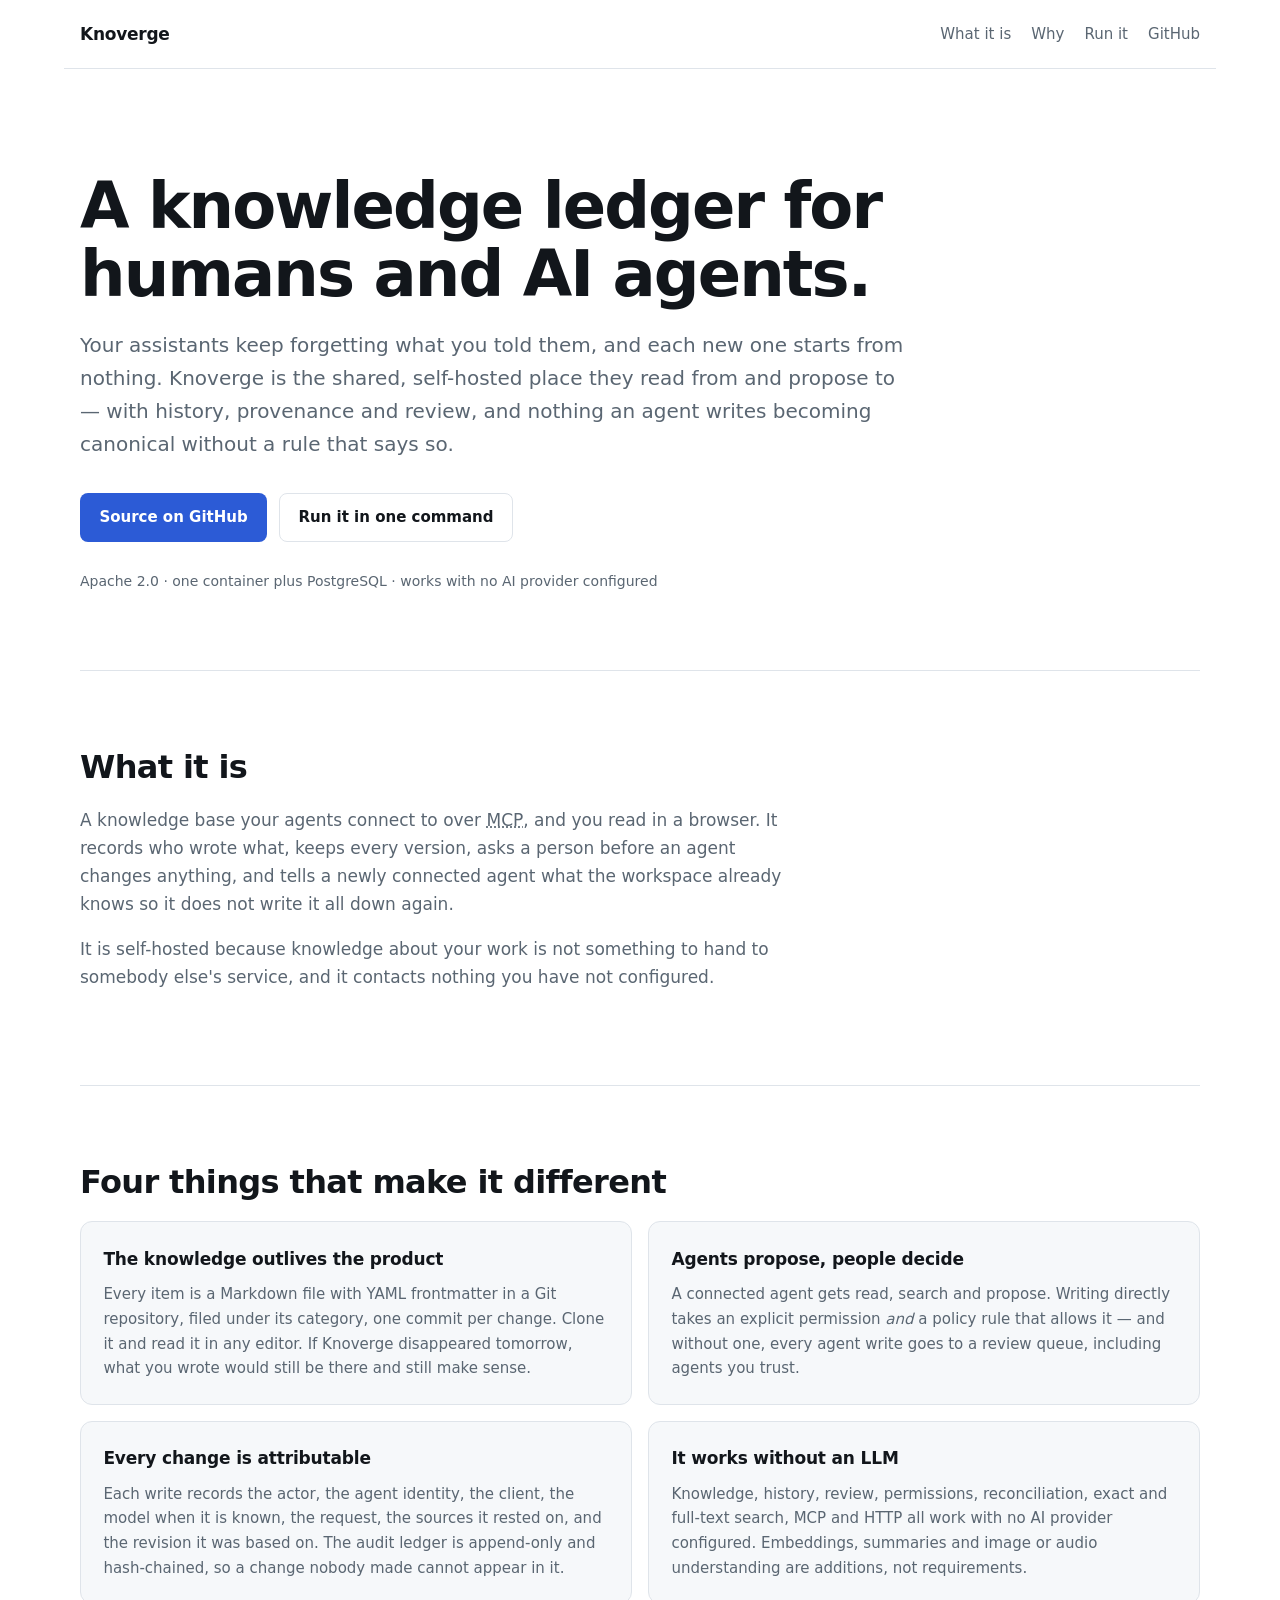
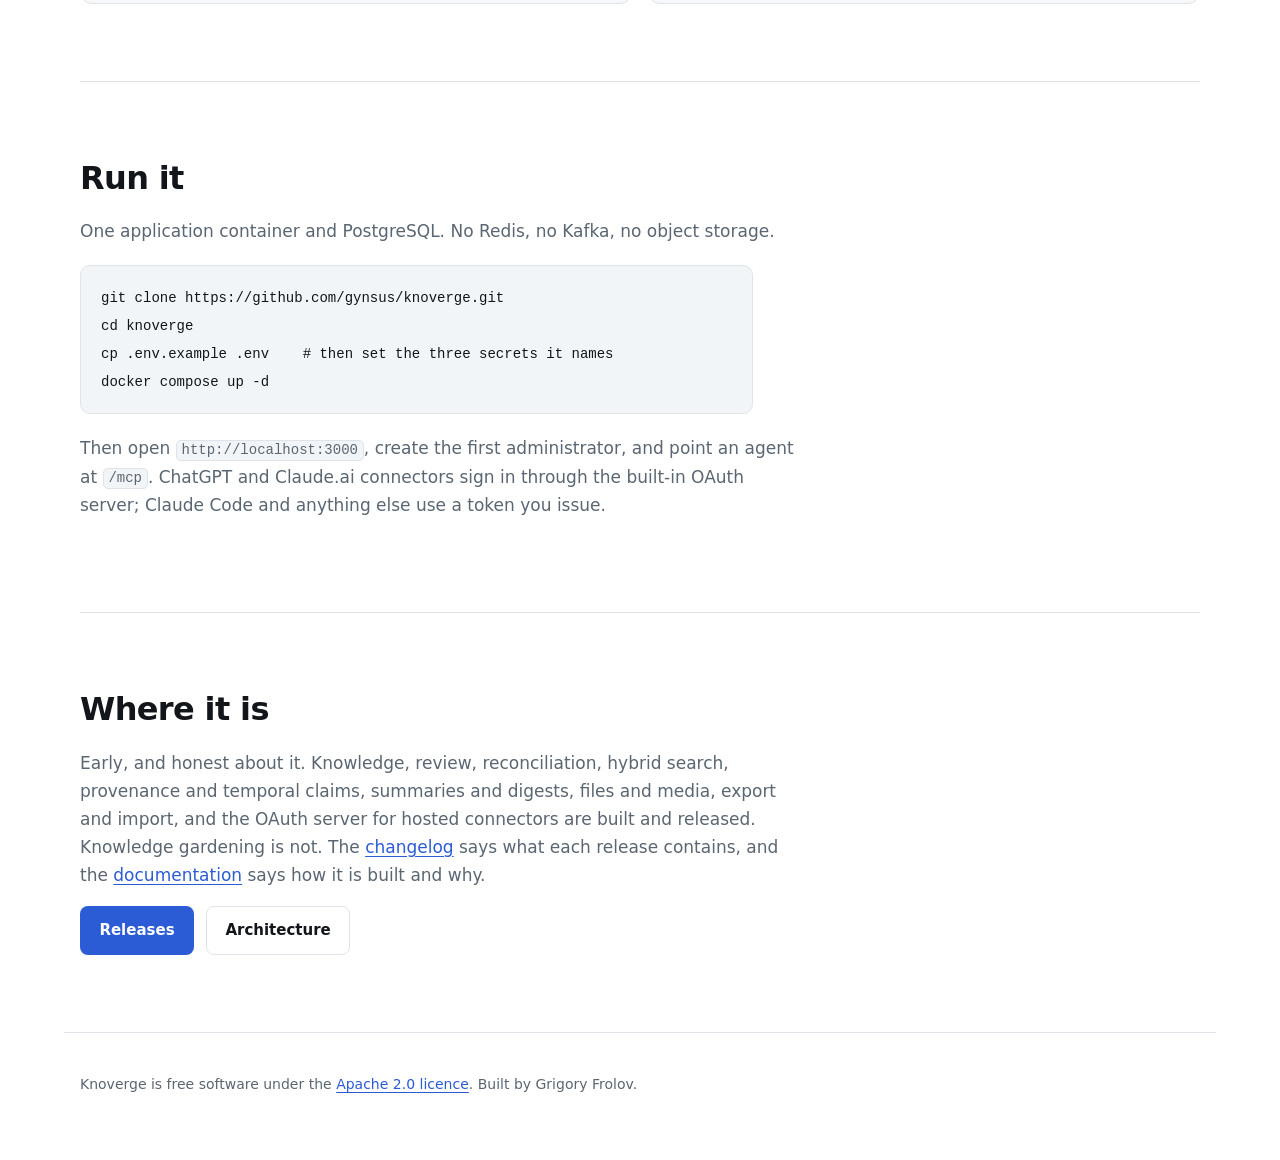
<file: index.html>
<!doctype html>
<html lang="en">
  <head>
    <meta charset="utf-8" />
    <meta name="viewport" content="width=device-width, initial-scale=1" />

    <title>Knoverge — a knowledge ledger for humans and AI agents</title>
    <meta
      name="description"
      content="Self-hosted shared knowledge for humans and AI agents. Markdown in Git you can read without the product, provenance on every change, agents that propose rather than overwrite, and an append-only audit ledger."
    />
    <link rel="canonical" href="https://knoverge.dev/" />

    <meta property="og:type" content="website" />
    <meta property="og:site_name" content="Knoverge" />
    <meta property="og:url" content="https://knoverge.dev/" />
    <meta property="og:title" content="Knoverge — a knowledge ledger for humans and AI agents" />
    <meta
      property="og:description"
      content="Self-hosted shared knowledge for humans and AI agents. Markdown in Git you can read without the product, provenance on every change, and agents that propose rather than overwrite."
    />
    <meta property="og:image" content="https://knoverge.dev/og.png" />
    <meta property="og:image:width" content="1200" />
    <meta property="og:image:height" content="630" />
    <meta property="og:image:alt" content="Knoverge — a knowledge ledger for humans and AI agents" />
    <meta name="twitter:card" content="summary_large_image" />
    <meta name="twitter:title" content="Knoverge — a knowledge ledger for humans and AI agents" />
    <meta
      name="twitter:description"
      content="Self-hosted shared knowledge for humans and AI agents. Markdown in Git, provenance on every change, agents that propose rather than overwrite."
    />
    <meta name="twitter:image" content="https://knoverge.dev/og.png" />

    <link rel="icon" href="/favicon.svg" type="image/svg+xml" />
    <link rel="apple-touch-icon" href="/icon-180.png" />
    <link rel="stylesheet" href="/styles.css" />

    <script type="application/ld+json">
      {
        "@context": "https://schema.org",
        "@type": "SoftwareSourceCode",
        "name": "Knoverge",
        "description": "Self-hosted shared knowledge control plane for humans and AI agents, exposed over MCP and HTTP.",
        "url": "https://knoverge.dev/",
        "codeRepository": "https://github.com/gynsus/knoverge",
        "programmingLanguage": "TypeScript",
        "runtimePlatform": "Node.js",
        "license": "https://www.apache.org/licenses/LICENSE-2.0",
        "author": { "@type": "Person", "name": "Grigory Frolov" }
      }
    </script>
  </head>

  <body>
    <a class="skip" href="#what">Skip to content</a>

    <header class="bar">
      <span class="wordmark">Knoverge</span>
      <nav aria-label="Primary">
        <a href="#what">What it is</a>
        <a href="#different">Why</a>
        <a href="#run">Run it</a>
        <a href="https://github.com/gynsus/knoverge" rel="noopener">GitHub</a>
      </nav>
    </header>

    <main>
      <section class="hero">
        <h1>A knowledge ledger for humans and AI&nbsp;agents.</h1>
        <p class="lede">
          Your assistants keep forgetting what you told them, and each new one starts from
          nothing. Knoverge is the shared, self-hosted place they read from and propose to —
          with history, provenance and review, and nothing an agent writes becoming canonical
          without a rule that says so.
        </p>
        <p class="actions">
          <a class="button" href="https://github.com/gynsus/knoverge" rel="noopener">
            Source on GitHub
          </a>
          <a class="button ghost" href="#run">Run it in one command</a>
        </p>
        <p class="status">
          Apache&nbsp;2.0 · one container plus PostgreSQL · works with no AI provider configured
        </p>
      </section>

      <section id="what">
        <h2>What it is</h2>
        <p>
          A knowledge base your agents connect to over
          <abbr title="Model Context Protocol">MCP</abbr>, and you read in a browser. It records
          who wrote what, keeps every version, asks a person before an agent changes anything,
          and tells a newly connected agent what the workspace already knows so it does not
          write it all down again.
        </p>
        <p>
          It is self-hosted because knowledge about your work is not something to hand to
          somebody else's service, and it contacts nothing you have not configured.
        </p>
      </section>

      <section id="different">
        <h2>Four things that make it different</h2>

        <div class="grid">
          <article>
            <h3>The knowledge outlives the product</h3>
            <p>
              Every item is a Markdown file with YAML frontmatter in a Git repository, filed
              under its category, one commit per change. Clone it and read it in any editor.
              If Knoverge disappeared tomorrow, what you wrote would still be there and still
              make sense.
            </p>
          </article>

          <article>
            <h3>Agents propose, people decide</h3>
            <p>
              A connected agent gets read, search and propose. Writing directly takes an
              explicit permission <em>and</em> a policy rule that allows it — and without one,
              every agent write goes to a review queue, including agents you trust.
            </p>
          </article>

          <article>
            <h3>Every change is attributable</h3>
            <p>
              Each write records the actor, the agent identity, the client, the model when it
              is known, the request, the sources it rested on, and the revision it was based
              on. The audit ledger is append-only and hash-chained, so a change nobody made
              cannot appear in it.
            </p>
          </article>

          <article>
            <h3>It works without an LLM</h3>
            <p>
              Knowledge, history, review, permissions, reconciliation, exact and full-text
              search, MCP and HTTP all work with no AI provider configured. Embeddings,
              summaries and image or audio understanding are additions, not requirements.
            </p>
          </article>
        </div>
      </section>

      <section id="run">
        <h2>Run it</h2>
        <p>One application container and PostgreSQL. No Redis, no Kafka, no object storage.</p>
        <pre><code>git clone https://github.com/gynsus/knoverge.git
cd knoverge
cp .env.example .env    # then set the three secrets it names
docker compose up -d</code></pre>
        <p>
          Then open <code>http://localhost:3000</code>, create the first administrator, and
          point an agent at <code>/mcp</code>. ChatGPT and Claude.ai connectors sign in through
          the built-in OAuth server; Claude Code and anything else use a token you issue.
        </p>
      </section>

      <section id="state">
        <h2>Where it is</h2>
        <p>
          Early, and honest about it. Knowledge, review, reconciliation, hybrid search,
          provenance and temporal claims, summaries and digests, files and media, export and
          import, and the OAuth server for hosted connectors are built and released. Knowledge
          gardening is not. The
          <a href="https://github.com/gynsus/knoverge/blob/main/CHANGELOG.md" rel="noopener"
            >changelog</a
          >
          says what each release contains, and the
          <a href="https://github.com/gynsus/knoverge/tree/main/docs" rel="noopener"
            >documentation</a
          >
          says how it is built and why.
        </p>
        <p class="actions">
          <a class="button" href="https://github.com/gynsus/knoverge/releases" rel="noopener">
            Releases
          </a>
          <a
            class="button ghost"
            href="https://github.com/gynsus/knoverge/blob/main/docs/ARCHITECTURE.md"
            rel="noopener"
            >Architecture</a
          >
        </p>
      </section>
    </main>

    <footer>
      <p>
        Knoverge is free software under the
        <a href="https://github.com/gynsus/knoverge/blob/main/LICENSE" rel="noopener"
          >Apache&nbsp;2.0 licence</a
        >. Built by Grigory Frolov.
      </p>
    </footer>
  </body>
</html>
</file>
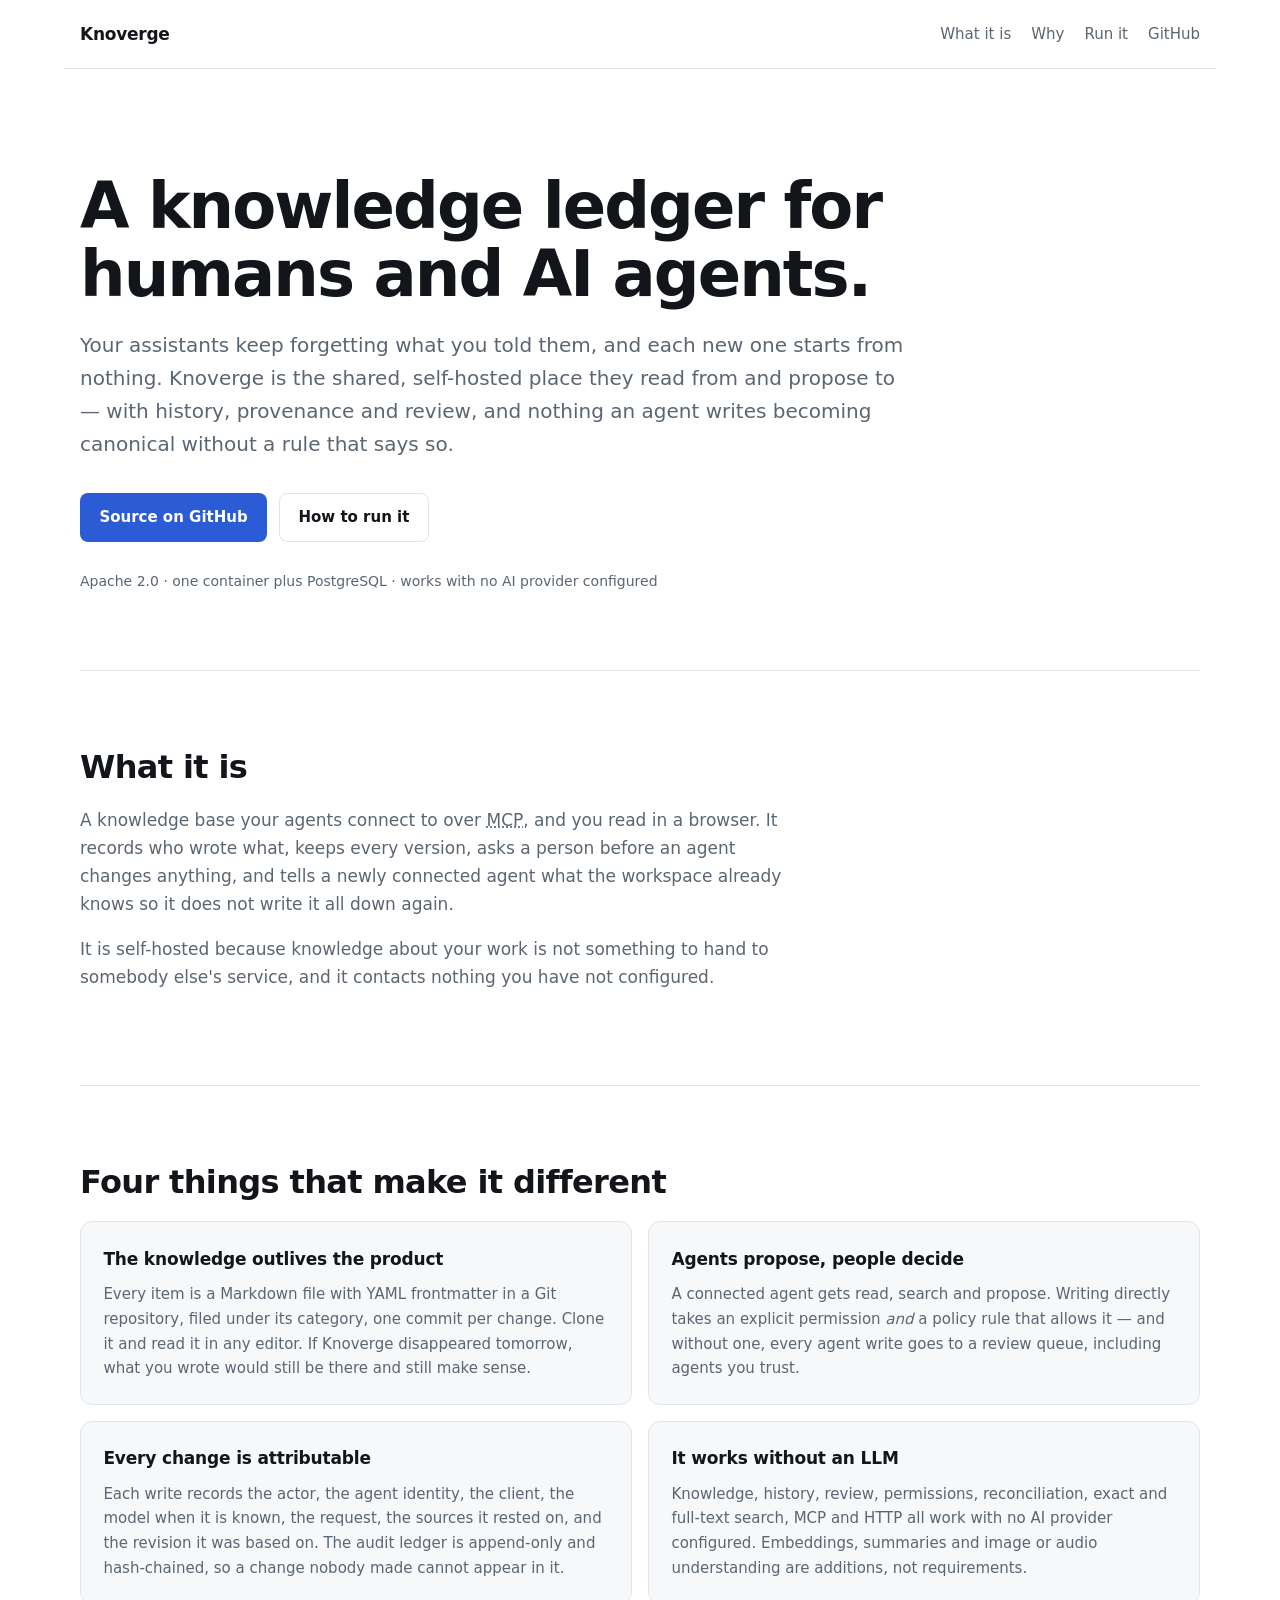
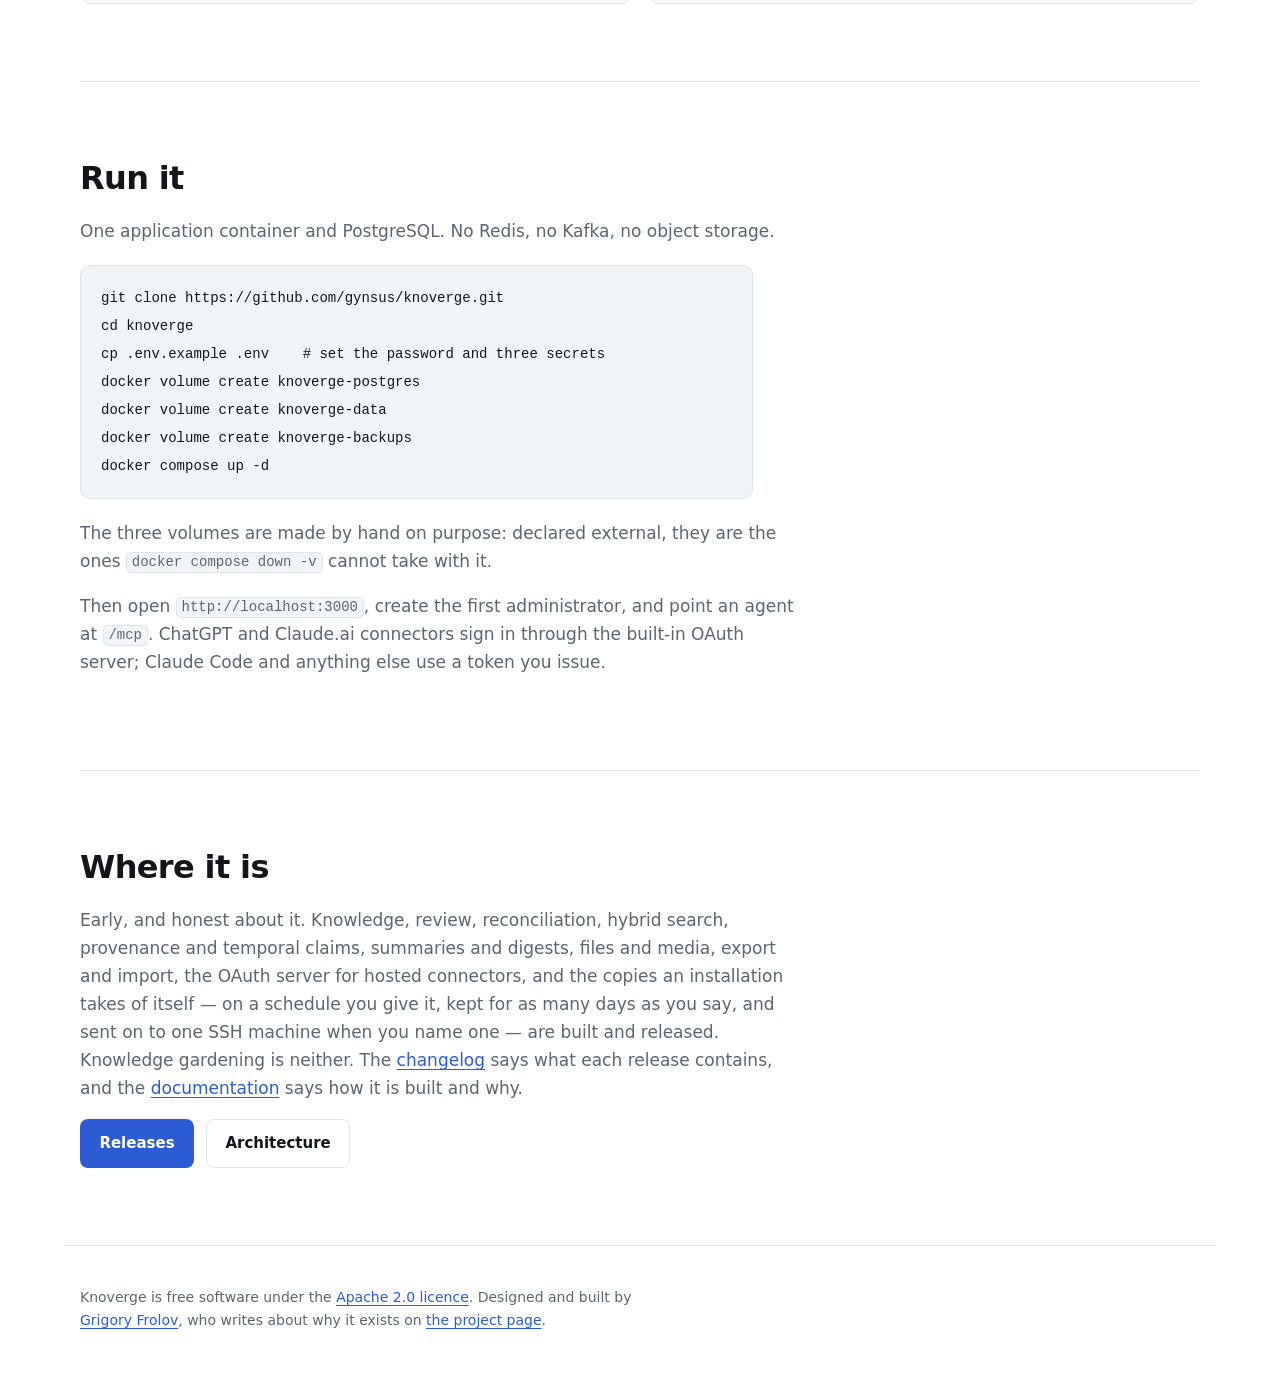
<file: public/index.html>
<!doctype html>
<html lang="en">
  <head>
    <meta charset="utf-8" />
    <meta name="viewport" content="width=device-width, initial-scale=1" />

    <title>Knoverge — a knowledge ledger for humans and AI agents</title>
    <meta
      name="description"
      content="Self-hosted shared knowledge for humans and AI agents. Markdown in Git you can read without the product, provenance on every change, agents that propose rather than overwrite, and an append-only audit ledger."
    />
    <link rel="canonical" href="https://knoverge.dev/" />

    <meta property="og:type" content="website" />
    <meta property="og:site_name" content="Knoverge" />
    <meta property="og:url" content="https://knoverge.dev/" />
    <meta property="og:title" content="Knoverge — a knowledge ledger for humans and AI agents" />
    <meta
      property="og:description"
      content="Self-hosted shared knowledge for humans and AI agents. Markdown in Git you can read without the product, provenance on every change, and agents that propose rather than overwrite."
    />
    <meta property="og:image" content="https://knoverge.dev/og.png" />
    <meta property="og:image:width" content="1200" />
    <meta property="og:image:height" content="630" />
    <meta property="og:image:alt" content="Knoverge — a knowledge ledger for humans and AI agents" />
    <meta name="twitter:card" content="summary_large_image" />
    <meta name="twitter:title" content="Knoverge — a knowledge ledger for humans and AI agents" />
    <meta
      name="twitter:description"
      content="Self-hosted shared knowledge for humans and AI agents. Markdown in Git, provenance on every change, agents that propose rather than overwrite."
    />
    <meta name="twitter:image" content="https://knoverge.dev/og.png" />

    <link rel="icon" href="/favicon.svg" type="image/svg+xml" />
    <link rel="apple-touch-icon" href="/icon-180.png" />
    <link rel="stylesheet" href="/styles.css" />

    <script type="application/ld+json">
      {
        "@context": "https://schema.org",
        "@type": "SoftwareSourceCode",
        "name": "Knoverge",
        "description": "Self-hosted shared knowledge control plane for humans and AI agents, exposed over MCP and HTTP.",
        "url": "https://knoverge.dev/",
        "codeRepository": "https://github.com/gynsus/knoverge",
        "programmingLanguage": "TypeScript",
        "runtimePlatform": "Node.js",
        "license": "https://www.apache.org/licenses/LICENSE-2.0",
        "author": {
          "@type": "Person",
          "name": "Grigory Frolov",
          "url": "https://grigoryfrolov.com/"
        }
      }
    </script>
  </head>

  <body>
    <a class="skip" href="#what">Skip to content</a>

    <header class="bar">
      <span class="wordmark">Knoverge</span>
      <nav aria-label="Primary">
        <a href="#what">What it is</a>
        <a href="#different">Why</a>
        <a href="#run">Run it</a>
        <a href="https://github.com/gynsus/knoverge" rel="noopener">GitHub</a>
      </nav>
    </header>

    <main>
      <section class="hero">
        <h1>A knowledge ledger for humans and AI&nbsp;agents.</h1>
        <p class="lede">
          Your assistants keep forgetting what you told them, and each new one starts from
          nothing. Knoverge is the shared, self-hosted place they read from and propose to —
          with history, provenance and review, and nothing an agent writes becoming canonical
          without a rule that says so.
        </p>
        <p class="actions">
          <a class="button" href="https://github.com/gynsus/knoverge" rel="noopener">
            Source on GitHub
          </a>
          <a class="button ghost" href="#run">How to run it</a>
        </p>
        <p class="status">
          Apache&nbsp;2.0 · one container plus PostgreSQL · works with no AI provider configured
        </p>
      </section>

      <section id="what">
        <h2>What it is</h2>
        <p>
          A knowledge base your agents connect to over
          <abbr title="Model Context Protocol">MCP</abbr>, and you read in a browser. It records
          who wrote what, keeps every version, asks a person before an agent changes anything,
          and tells a newly connected agent what the workspace already knows so it does not
          write it all down again.
        </p>
        <p>
          It is self-hosted because knowledge about your work is not something to hand to
          somebody else's service, and it contacts nothing you have not configured.
        </p>
      </section>

      <section id="different">
        <h2>Four things that make it different</h2>

        <div class="grid">
          <article>
            <h3>The knowledge outlives the product</h3>
            <p>
              Every item is a Markdown file with YAML frontmatter in a Git repository, filed
              under its category, one commit per change. Clone it and read it in any editor.
              If Knoverge disappeared tomorrow, what you wrote would still be there and still
              make sense.
            </p>
          </article>

          <article>
            <h3>Agents propose, people decide</h3>
            <p>
              A connected agent gets read, search and propose. Writing directly takes an
              explicit permission <em>and</em> a policy rule that allows it — and without one,
              every agent write goes to a review queue, including agents you trust.
            </p>
          </article>

          <article>
            <h3>Every change is attributable</h3>
            <p>
              Each write records the actor, the agent identity, the client, the model when it
              is known, the request, the sources it rested on, and the revision it was based
              on. The audit ledger is append-only and hash-chained, so a change nobody made
              cannot appear in it.
            </p>
          </article>

          <article>
            <h3>It works without an LLM</h3>
            <p>
              Knowledge, history, review, permissions, reconciliation, exact and full-text
              search, MCP and HTTP all work with no AI provider configured. Embeddings,
              summaries and image or audio understanding are additions, not requirements.
            </p>
          </article>
        </div>
      </section>

      <section id="run">
        <h2>Run it</h2>
        <p>One application container and PostgreSQL. No Redis, no Kafka, no object storage.</p>
        <pre><code>git clone https://github.com/gynsus/knoverge.git
cd knoverge
cp .env.example .env    # set the password and three secrets
docker volume create knoverge-postgres
docker volume create knoverge-data
docker volume create knoverge-backups
docker compose up -d</code></pre>
        <p class="note">
          The three volumes are made by hand on purpose: declared external, they are the
          ones <code>docker compose down -v</code> cannot take with it.
        </p>
        <p>
          Then open <code>http://localhost:3000</code>, create the first administrator, and
          point an agent at <code>/mcp</code>. ChatGPT and Claude.ai connectors sign in through
          the built-in OAuth server; Claude Code and anything else use a token you issue.
        </p>
      </section>

      <section id="state">
        <h2>Where it is</h2>
        <p>
          Early, and honest about it. Knowledge, review, reconciliation, hybrid search,
          provenance and temporal claims, summaries and digests, files and media, export and
          import, the OAuth server for hosted connectors, and the copies an installation takes
          of itself — on a schedule you give it, kept for as many days as you say, and sent on
          to one SSH machine when you name one — are built and released. Knowledge gardening
          is neither. The
          <a href="https://github.com/gynsus/knoverge/blob/main/CHANGELOG.md" rel="noopener"
            >changelog</a
          >
          says what each release contains, and the
          <a href="https://github.com/gynsus/knoverge/tree/main/docs" rel="noopener"
            >documentation</a
          >
          says how it is built and why.
        </p>
        <p class="actions">
          <a class="button" href="https://github.com/gynsus/knoverge/releases" rel="noopener">
            Releases
          </a>
          <a
            class="button ghost"
            href="https://github.com/gynsus/knoverge/blob/main/docs/ARCHITECTURE.md"
            rel="noopener"
            >Architecture</a
          >
        </p>
      </section>
    </main>

    <footer>
      <p>
        Knoverge is free software under the
        <a href="https://github.com/gynsus/knoverge/blob/main/LICENSE" rel="noopener"
          >Apache&nbsp;2.0 licence</a
        >. Designed and built by
        <a href="https://grigoryfrolov.com/" rel="noopener me">Grigory Frolov</a>, who writes
        about why it exists on
        <a href="https://grigoryfrolov.com/projects/knoverge/" rel="noopener"
          >the project page</a
        >.
      </p>
    </footer>
  </body>
</html>
</file>
<file: styles.css>
/* One page, no build step, no JavaScript. Colours are tokens so the dark and
   light variants are the same stylesheet read twice rather than two stylesheets. */
:root {
  --bg: #0b0d10;
  --panel: #12161b;
  --line: #222a33;
  --text: #e8edf2;
  --muted: #9aa7b4;
  --accent: #7aa2f7;
  --accent-ink: #0b0d10;
  --code-bg: #0e1319;
  --measure: 66ch;
  --gap: clamp(2.5rem, 6vw, 5rem);
}

@media (prefers-color-scheme: light) {
  :root:not([data-theme='dark']) {
    --bg: #ffffff;
    --panel: #f6f8fa;
    --line: #dfe4ea;
    --text: #12161b;
    --muted: #5a6672;
    --accent: #2c5bd6;
    --accent-ink: #ffffff;
    --code-bg: #f2f5f8;
  }
}

*,
*::before,
*::after {
  box-sizing: border-box;
}

html {
  scroll-behavior: smooth;
}

@media (prefers-reduced-motion: reduce) {
  html {
    scroll-behavior: auto;
  }
}

body {
  margin: 0;
  background: var(--bg);
  color: var(--text);
  font: 400 clamp(1rem, 0.96rem + 0.2vw, 1.0625rem) / 1.65
    ui-sans-serif, system-ui, -apple-system, 'Segoe UI', Roboto, 'Helvetica Neue', Arial, sans-serif;
  -webkit-font-smoothing: antialiased;
  text-rendering: optimizeLegibility;
}

.skip {
  position: absolute;
  left: -9999px;
}
.skip:focus {
  left: 1rem;
  top: 1rem;
  z-index: 10;
  padding: 0.6rem 1rem;
  background: var(--accent);
  color: var(--accent-ink);
  border-radius: 6px;
}

a {
  color: var(--accent);
  text-underline-offset: 0.2em;
}
a:hover {
  text-decoration-thickness: 2px;
}

/* ---- chrome ---- */

.bar {
  display: flex;
  flex-wrap: wrap;
  gap: 0.75rem 1.5rem;
  align-items: center;
  justify-content: space-between;
  max-width: 72rem;
  margin: 0 auto;
  padding: 1.25rem 1rem;
  border-bottom: 1px solid var(--line);
}

.wordmark {
  font-weight: 650;
  letter-spacing: -0.015em;
  font-size: 1.0625rem;
}

.bar nav {
  display: flex;
  flex-wrap: wrap;
  gap: 1.25rem;
  font-size: 0.9375rem;
}
.bar nav a {
  color: var(--muted);
  text-decoration: none;
}
.bar nav a:hover {
  color: var(--text);
}

main {
  max-width: 72rem;
  margin: 0 auto;
  padding: 0 1rem;
}

section {
  padding: var(--gap) 0;
  border-bottom: 1px solid var(--line);
}
section:last-of-type {
  border-bottom: 0;
}

/* ---- hero ---- */

.hero {
  padding-top: clamp(3rem, 9vw, 6.5rem);
}

h1 {
  margin: 0 0 1.25rem;
  max-width: 18ch;
  /* The lower bound has to fit the longest word at the narrowest phone, or one
     line overflows and takes the whole document's width with it. */
  font-size: clamp(1.9rem, 1.05rem + 3.7vw, 4rem);
  line-height: 1.06;
  letter-spacing: -0.03em;
  font-weight: 640;
  overflow-wrap: break-word;
  text-wrap: balance;
}

.lede {
  max-width: var(--measure);
  margin: 0 0 2rem;
  font-size: clamp(1.0625rem, 1rem + 0.4vw, 1.25rem);
  color: var(--muted);
}

.status {
  margin: 1.75rem 0 0;
  font-size: 0.875rem;
  color: var(--muted);
}

.actions {
  display: flex;
  flex-wrap: wrap;
  gap: 0.75rem;
  margin: 0;
}

.button {
  display: inline-block;
  padding: 0.7rem 1.15rem;
  border: 1px solid transparent;
  border-radius: 8px;
  background: var(--accent);
  color: var(--accent-ink);
  font-weight: 550;
  font-size: 0.9375rem;
  text-decoration: none;
}
.button:hover {
  filter: brightness(1.08);
}
.button.ghost {
  background: transparent;
  color: var(--text);
  border-color: var(--line);
}
.button.ghost:hover {
  border-color: var(--muted);
  filter: none;
}

/* ---- text ---- */

h2 {
  margin: 0 0 1.25rem;
  overflow-wrap: break-word;
  font-size: clamp(1.5rem, 1.2rem + 1.1vw, 2rem);
  letter-spacing: -0.02em;
  line-height: 1.2;
  font-weight: 620;
}

h3 {
  margin: 0 0 0.6rem;
  font-size: 1.0625rem;
  letter-spacing: -0.01em;
  font-weight: 600;
}

p {
  max-width: var(--measure);
}

section > p {
  color: var(--muted);
}

abbr {
  text-decoration: underline dotted;
  cursor: help;
}

/* ---- the four cards ---- */

/* Two by two rather than auto-fit: four cards in a three-column track leave one
   alone on a second row, which reads as a mistake rather than as a fourth point. */
.grid {
  display: grid;
  gap: 1rem;
  grid-template-columns: 1fr;
}

@media (min-width: 46rem) {
  .grid {
    grid-template-columns: repeat(2, 1fr);
  }
}

.grid article {
  padding: 1.4rem;
  background: var(--panel);
  border: 1px solid var(--line);
  border-radius: 12px;
}

.grid p {
  margin: 0;
  color: var(--muted);
  font-size: 0.9375rem;
}

/* ---- code ---- */

pre {
  max-width: var(--measure);
  margin: 1.25rem 0;
  padding: 1.1rem 1.25rem;
  overflow-x: auto;
  background: var(--code-bg);
  border: 1px solid var(--line);
  border-radius: 10px;
}

code {
  font-family: ui-monospace, SFMono-Regular, 'SF Mono', Menlo, Consolas, monospace;
  font-size: 0.875rem;
}

pre code {
  color: var(--text);
  line-height: 1.7;
}

p code {
  padding: 0.1em 0.35em;
  background: var(--code-bg);
  border: 1px solid var(--line);
  border-radius: 5px;
}

/* ---- footer ---- */

footer {
  max-width: 72rem;
  margin: 0 auto;
  padding: 2.5rem 1rem 4rem;
  border-top: 1px solid var(--line);
}

footer p {
  margin: 0;
  color: var(--muted);
  font-size: 0.875rem;
}
</file>
